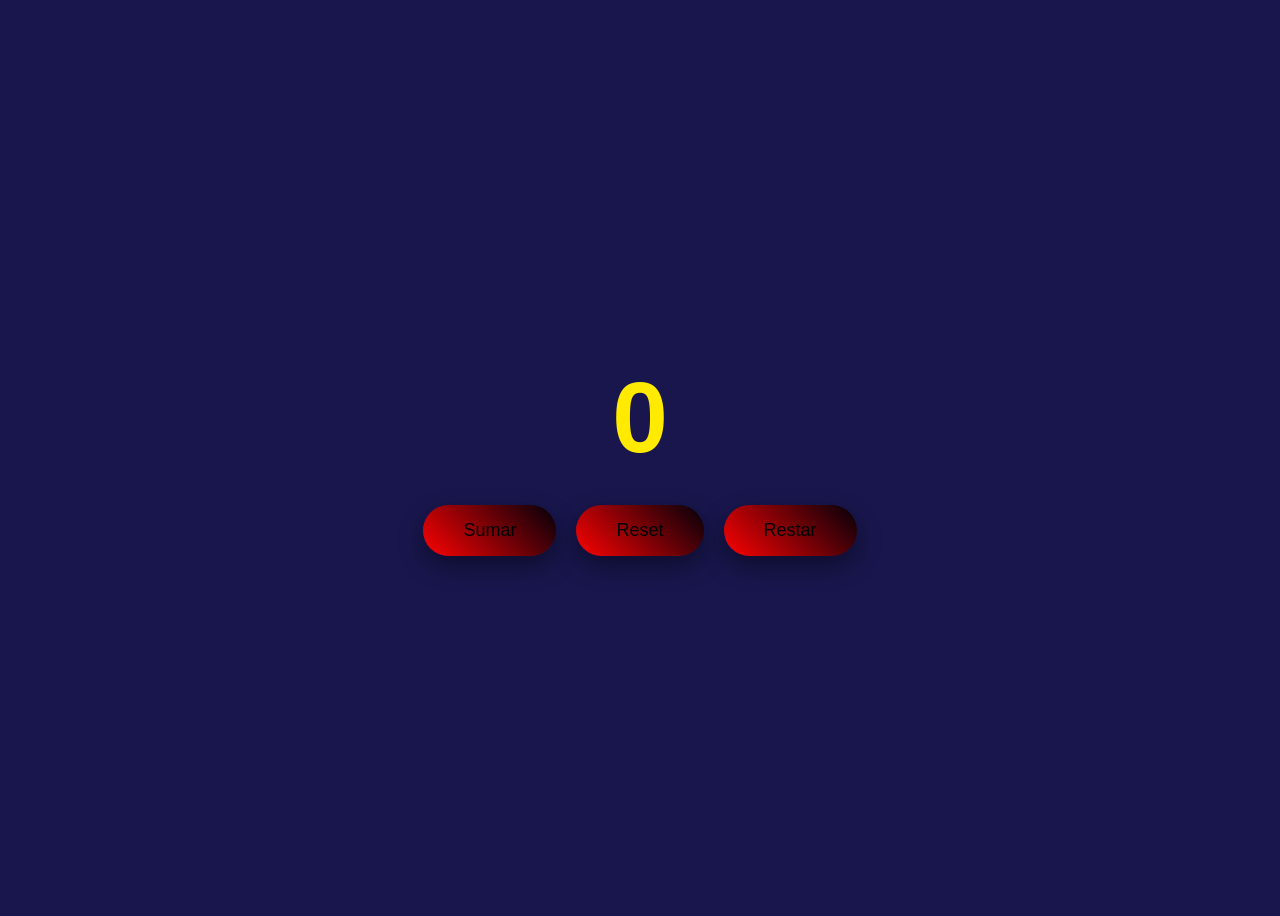
<file: clase3tup-resuelto/index.html>
<!DOCTYPE html>
<html lang="en">

<head>
    <meta charset="UTF-8">
    <meta name="viewport" content="width=device-width, initial-scale=1.0">
    <title>Contador</title>
    <link rel="stylesheet" href="styles-js.css">

    <script>
        document.addEventListener("DOMContentLoaded", function () {
            let contador = 0;
            const numero = document.querySelector("h1");

            function cambiaValor() {
                numero.innerHTML = contador;

                // Reinicia animación
                numero.classList.remove("animar");
                void numero.offsetWidth; // hack para reiniciar animación
                numero.classList.add("animar");
            }

            function sumar() {
                contador += 1;
                cambiaValor();
            }

            function resta() {
                contador -= 1;
                cambiaValor();
            }

            document.querySelector("#suma").addEventListener("click", sumar);
            document.querySelector("#resta").addEventListener("click", resta);
            document.querySelector("#reset").addEventListener("click", () => {
                contador = 0;
                cambiaValor();
            });
        });
    </script>
</head>

<body>

    <div class="contenedor">
        <h1>0</h1>

        <div class="botones">
            <button class="boton" id="suma">Sumar</button>
            <button class="boton" id="reset">Reset</button>
            <button class="boton" id="resta">Restar</button>
        </div>
    </div>

</body>

</html>
</file>
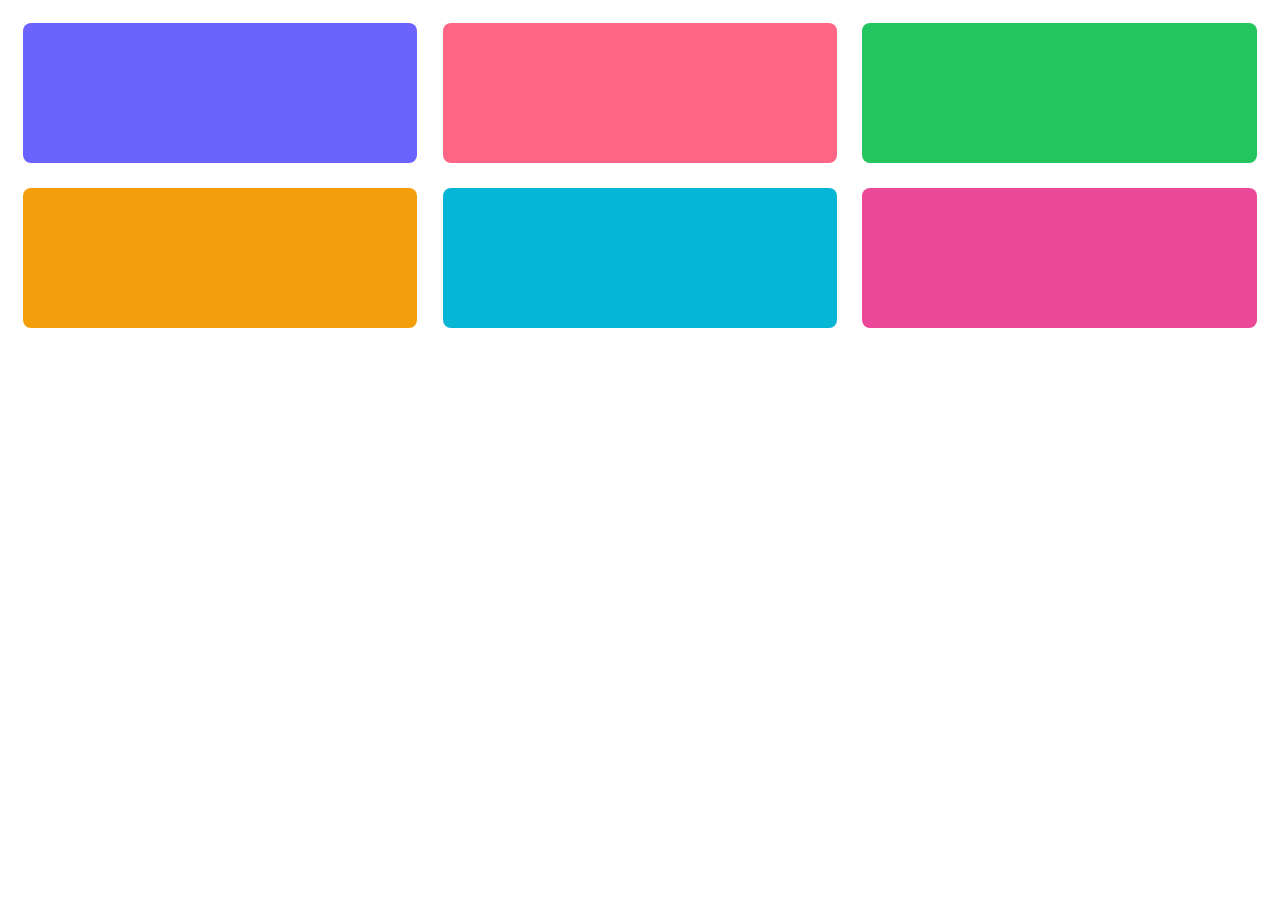
<file: Seccion 1/Ejercicio3/index.html>
<!DOCTYPE html>
<html lang="es">
<head>
  <meta charset="UTF-8">
  <title>Ejercicio 1.3</title>
  <link rel="stylesheet" href="style.css">
</head>
<body>

<div class="grid-cards">
  <div class="card bg-violet"></div>
  <div class="card bg-red"></div>
  <div class="card bg-green"></div>
  <div class="card bg-yellow"></div>
  <div class="card bg-cyan"></div>
  <div class="card bg-pink"></div>
</div>

</body>
</html>
</file>
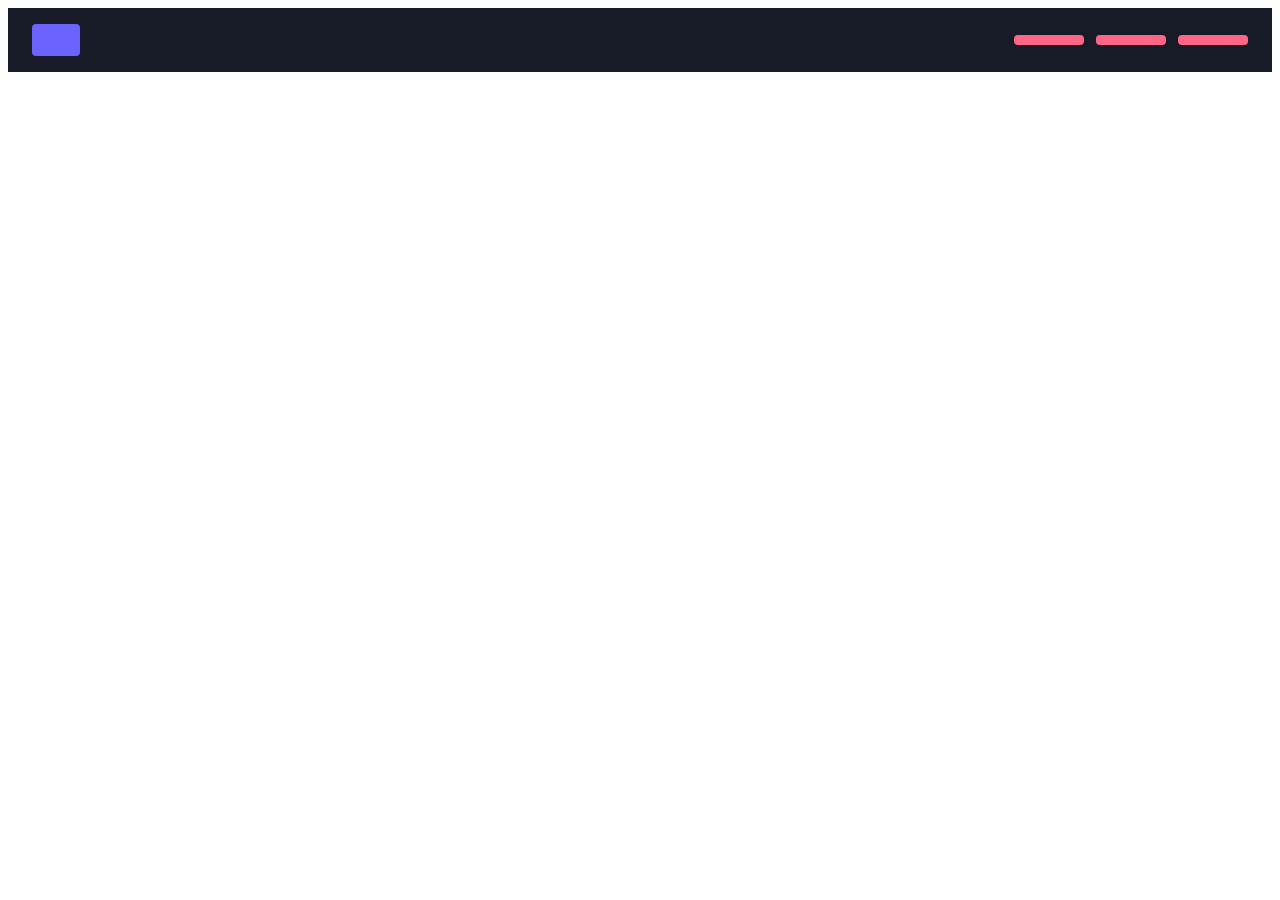
<file: Seccion 2/EJERCICIO 1/index.html>
<!DOCTYPE html>
<html lang="es">
<head>
  <meta charset="UTF-8">
  <title>Navbar</title>
  <link rel="stylesheet" href="styles.css">
</head>
<body>

  <nav class="navbar">
    <div class="logo"></div>

    <div class="links-group">
      <div class="link"></div>
      <div class="link"></div>
      <div class="link"></div>
    </div>
  </nav>

</body>
</html>
</file>
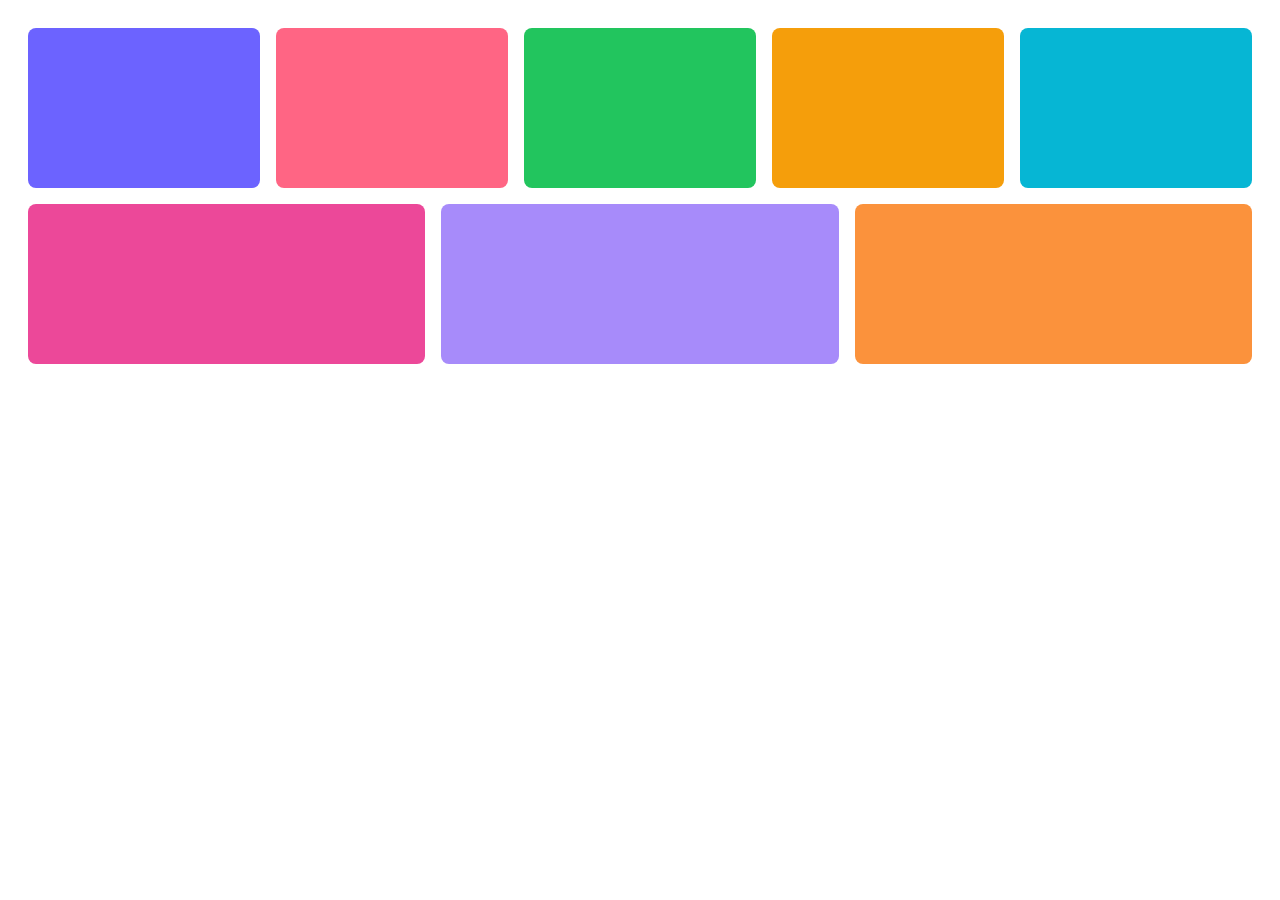
<file: Seccion 2/EJERCICIO 3/index.html>
<!DOCTYPE html>
<html lang="es">
<head>
  <meta charset="UTF-8">
  <title>Cards Responsive</title>
  <link rel="stylesheet" href="styles.css">
</head>
<body>

<div class="auto-grid">
  <div class="card c1"></div>
  <div class="card c2"></div>
  <div class="card c3"></div>
  <div class="card c4"></div>
  <div class="card c5"></div>
  <div class="card c6"></div>
  <div class="card c7"></div>
  <div class="card c8"></div>
</div>

</body>
</html>
</file>
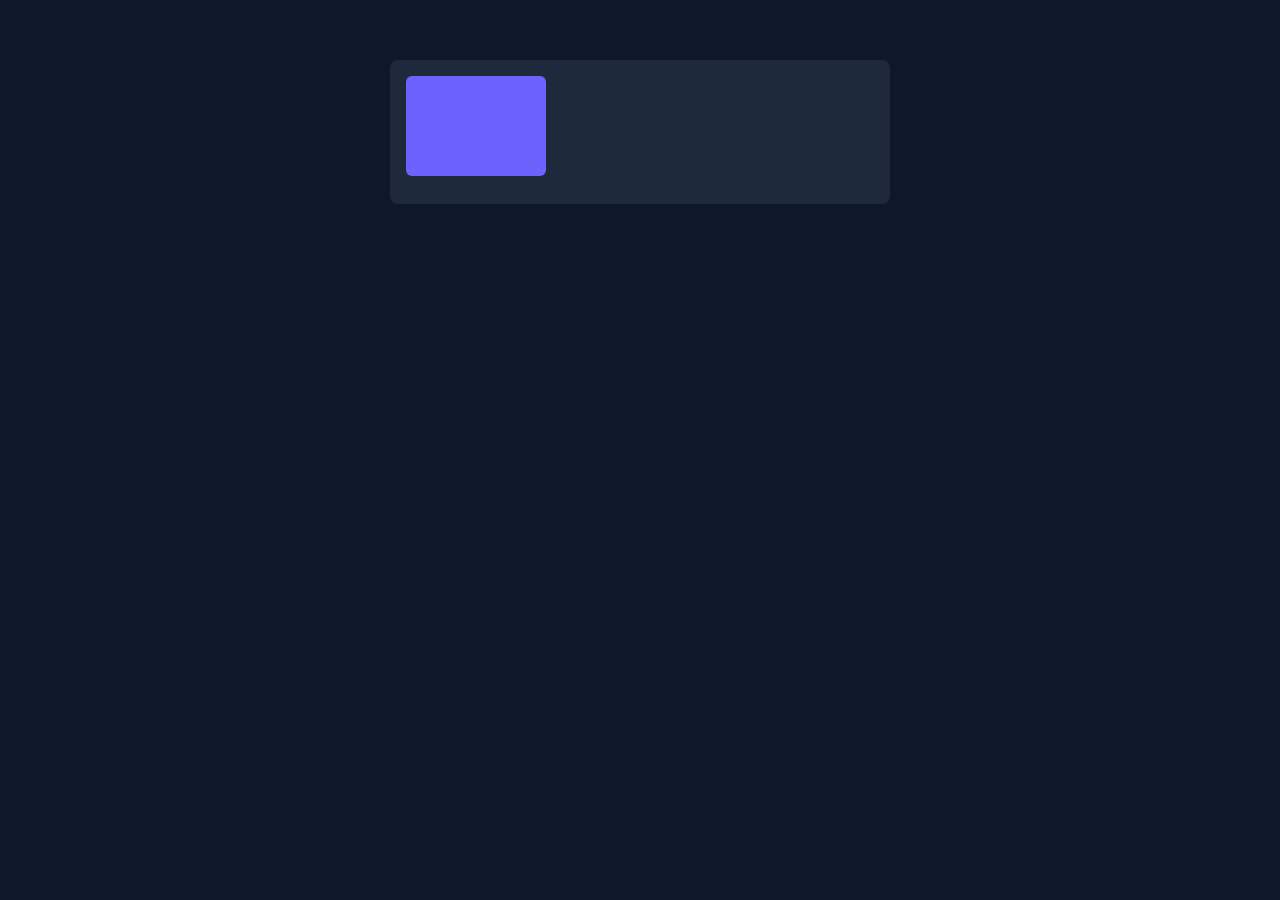
<file: Seccion 2/EJERCICIO 4/index.html>
<!DOCTYPE html>
<html lang="es">
<head>
  <meta charset="UTF-8">
  <title>Container Query</title>
  <link rel="stylesheet" href="styles.css">
</head>
<body>

<div class="wrapper">
  
  <div class="feat-card">
    <div class="feat-thumb"></div>
    <div class="feat-content">
    </div>
  </div>

</div>

</body>
</html>
</file>
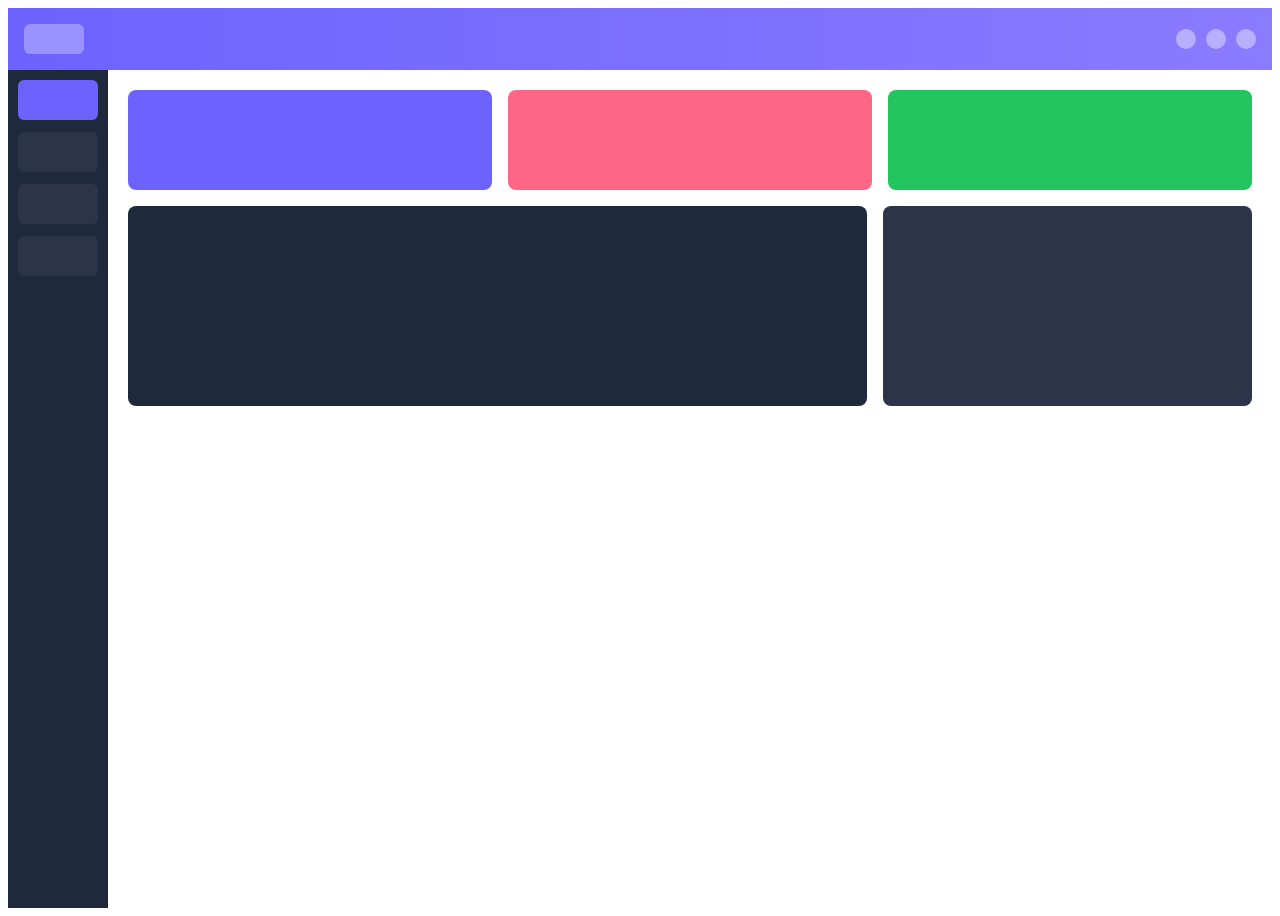
<file: Seccion 2/EJERCICIO 5/index.html>
<!DOCTYPE html>
<html lang="es">
<head>
  <meta charset="UTF-8">
  <title>Dashboard</title>
  <link rel="stylesheet" href="styles.css">
</head>
<body>

<div class="dashboard">

  <header class="header">
    <div class="logo"></div>

    <div class="header-actions">
      <div class="circle"></div>
      <div class="circle"></div>
      <div class="circle"></div>
    </div>
  </header>

  <div class="body">

    <aside class="sidebar">
      <div class="menu-item active"></div>
      <div class="menu-item"></div>
      <div class="menu-item"></div>
      <div class="menu-item"></div>
    </aside>

    <main class="main">

      <div class="top-cards">
        <div class="card purple"></div>
        <div class="card pink"></div>
        <div class="card green"></div>
      </div>

      <div class="bottom-cards">
        <div class="card large"></div>
        <div class="card side"></div>
      </div>

    </main>

  </div>

</div>

</body>
</html>
</file>
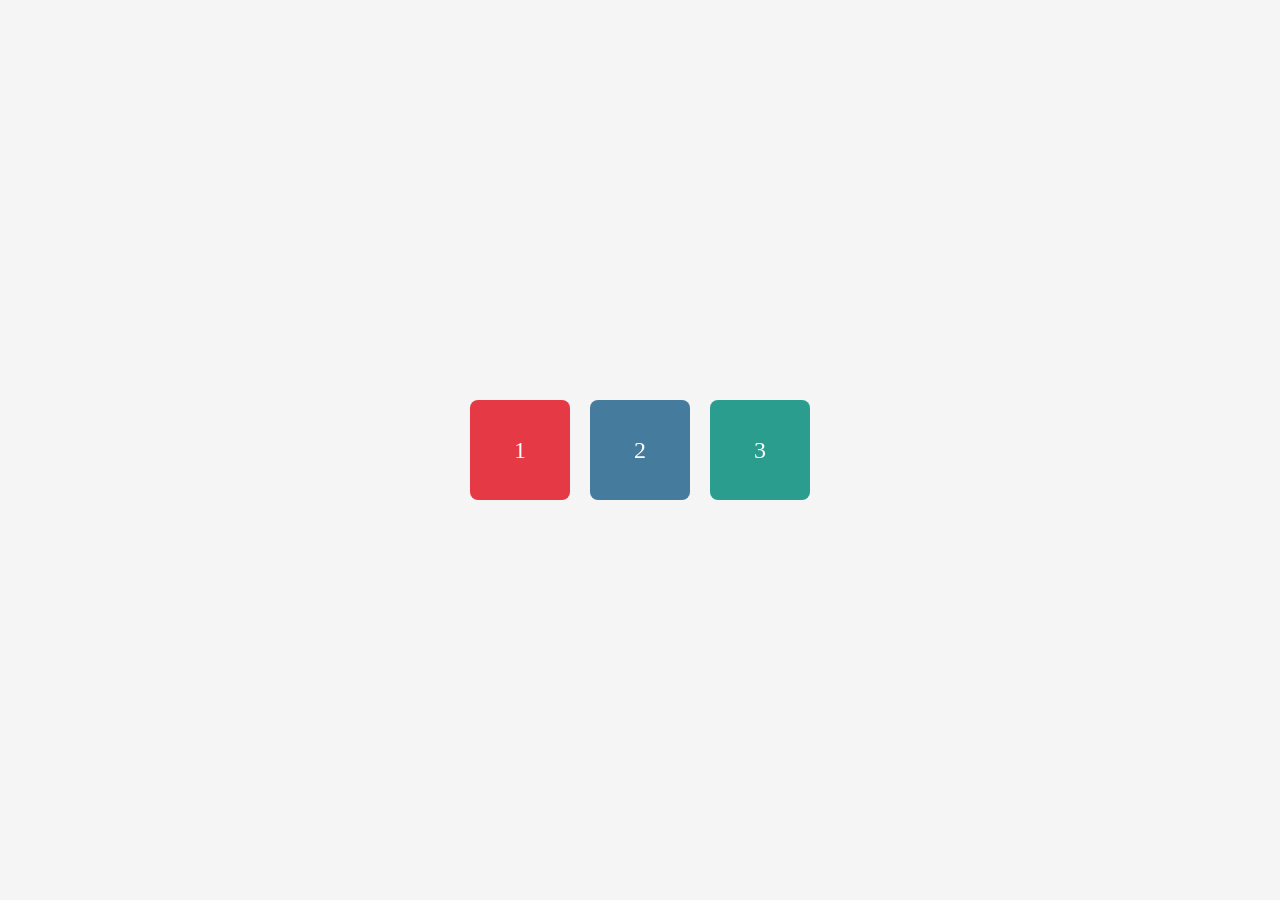
<file: T.P.Flexbox/Ejercicio 1/index.html>
<!DOCTYPE html>
<html lang="es">
<head>
    <meta charset="UTF-8">
    <title>Ejercicio 1</title>
    <link rel="stylesheet" href="styles.css">
</head>
<body>

<div class="contenedor">
    <div class="caja caja-1">1</div>
    <div class="caja caja-2">2</div>
    <div class="caja caja-3">3</div>
</div>

</body>
</html>
</file>
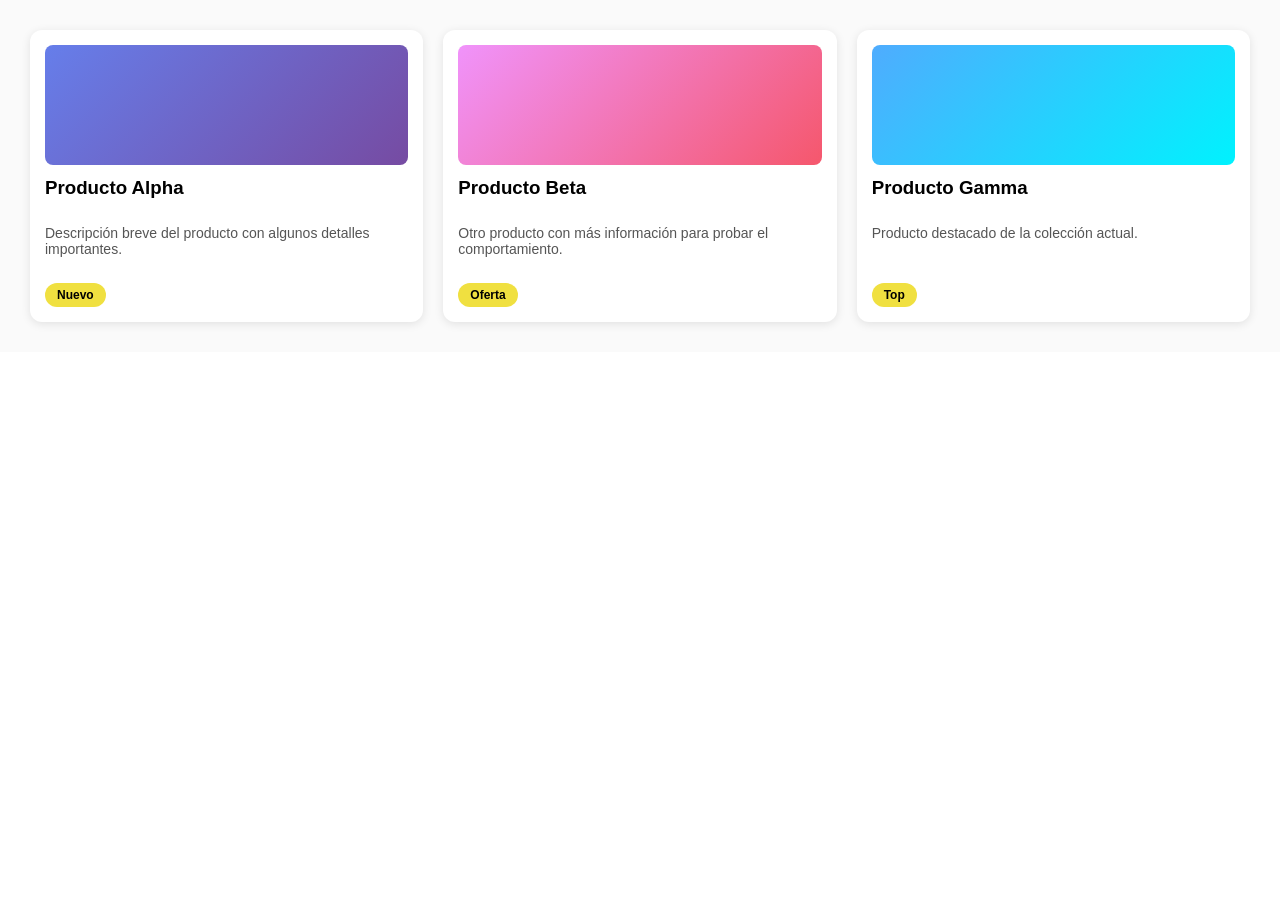
<file: T.P.Flexbox/Ejercicio 3/index.html>
<!DOCTYPE html>
<html lang="es">
<head>
    <meta charset="UTF-8">
    <title>Ejercicio 3 - Tarjetas</title>
    <link rel="stylesheet" href="styles.css">
</head>
<body>

<div class="grilla">

    <div class="tarjeta">
        <div class="tarjeta-img"></div>
        <h3 class="tarjeta-titulo">Producto Alpha</h3>
        <p class="tarjeta-texto">
            Descripción breve del producto con algunos detalles importantes.
        </p>
        <span class="tarjeta-etiqueta">Nuevo</span>
    </div>

    <div class="tarjeta">
        <div class="tarjeta-img img2"></div>
        <h3 class="tarjeta-titulo">Producto Beta</h3>
        <p class="tarjeta-texto">
            Otro producto con más información para probar el comportamiento.
        </p>
        <span class="tarjeta-etiqueta">Oferta</span>
    </div>

    <div class="tarjeta">
        <div class="tarjeta-img img3"></div>
        <h3 class="tarjeta-titulo">Producto Gamma</h3>
        <p class="tarjeta-texto">
            Producto destacado de la colección actual.
        </p>
        <span class="tarjeta-etiqueta">Top</span>
    </div>

</div>

</body>
</html>
</file>
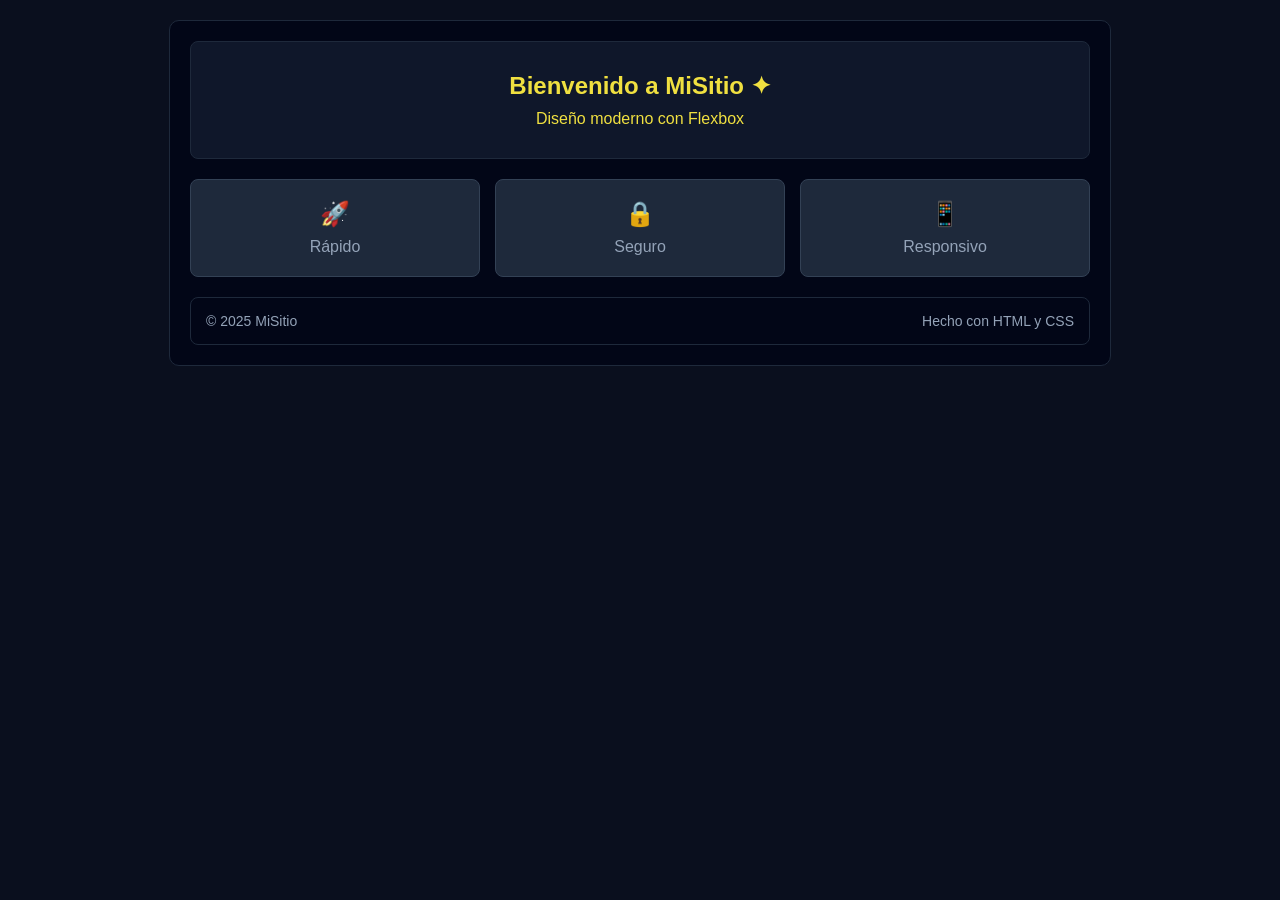
<file: T.P.Flexbox/Ejercicio 4/index.html>
<!DOCTYPE html>
<html lang="es">
<head>
    <meta charset="UTF-8">
    <title>Ejercicio 4 - Landing</title>
    <link rel="stylesheet" href="styles.css">
</head>
<body>

<div class="wrapper">
    <div class="container">

        <!-- HERO -->
        <section class="hero">
            <h1>Bienvenido a MiSitio ✦</h1>
            <p>Diseño moderno con Flexbox</p>
        </section>

        <!-- FEATURES -->
        <section class="features">
            <div class="feature-item">
                <div class="icon">🚀</div>
                <span>Rápido</span>
            </div>

            <div class="feature-item">
                <div class="icon">🔒</div>
                <span>Seguro</span>
            </div>

            <div class="feature-item">
                <div class="icon">📱</div>
                <span>Responsivo</span>
            </div>
        </section>

        <!-- FOOTER -->
        <footer class="footer">
            <span>© 2025 MiSitio</span>
            <span>Hecho con HTML y CSS</span>
        </footer>

    </div>
</div>

</body>
</html>
</file>
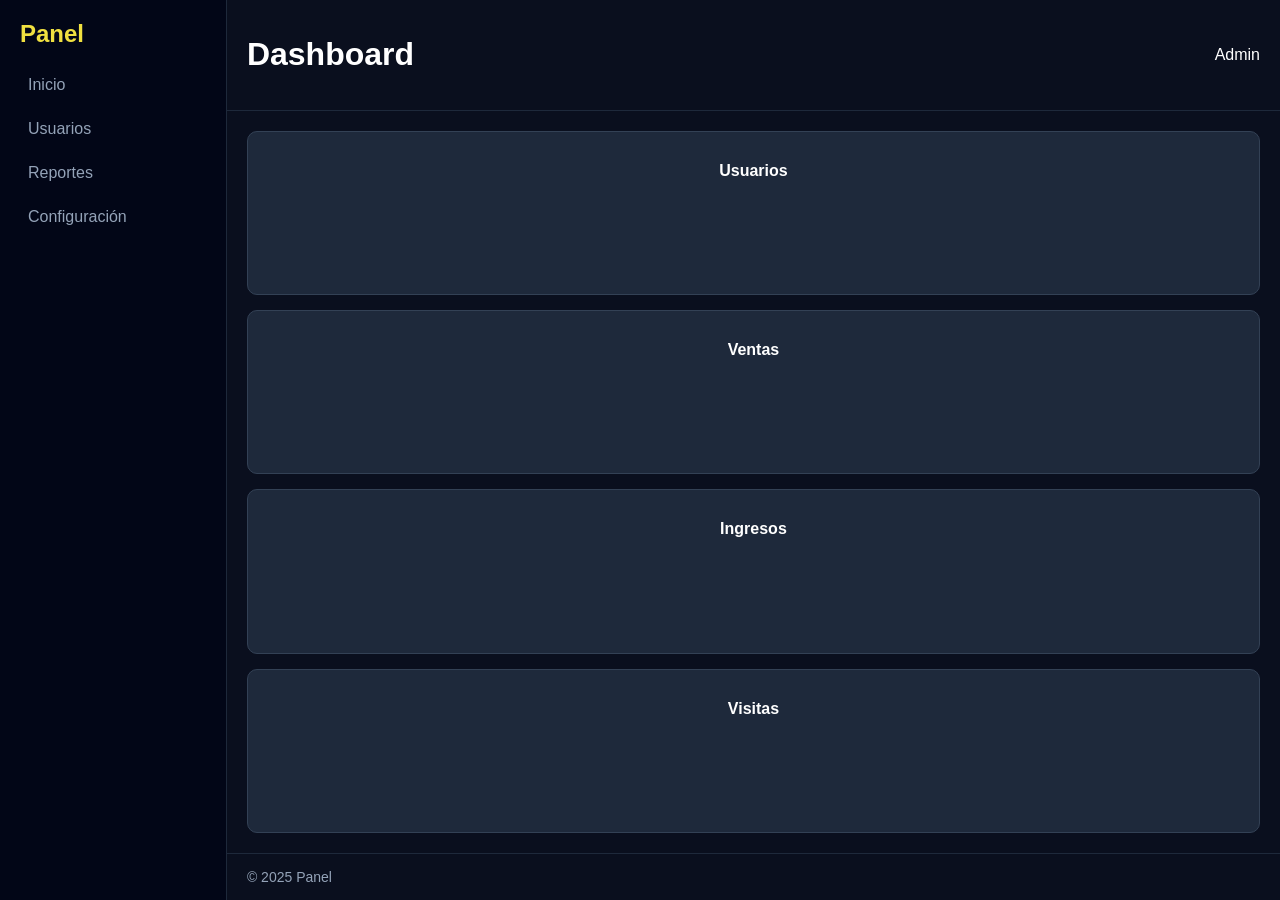
<file: T.P.Flexbox/Ejercicio 5/index.html>
<!DOCTYPE html>
<html lang="es">
<head>
    <meta charset="UTF-8">
    <title>Ejercicio 5 - Dashboard</title>
    <link rel="stylesheet" href="styles.css">
</head>
<body>

<div class="dashboard">

    <!-- SIDEBAR -->
    <aside class="sidebar">
        <h2>Panel</h2>
        <nav>
            <a href="#">Inicio</a>
            <a href="#">Usuarios</a>
            <a href="#">Reportes</a>
            <a href="#">Configuración</a>
        </nav>
    </aside>

    <!-- CONTENIDO -->
    <div class="main">

        <!-- HEADER -->
        <header class="header">
            <h1>Dashboard</h1>
            <span>Admin</span>
        </header>

        <!-- CARDS -->
        <section class="cards">
            <div class="card">Usuarios</div>
            <div class="card">Ventas</div>
            <div class="card">Ingresos</div>
            <div class="card">Visitas</div>
        </section>

        <!-- FOOTER -->
        <footer class="footer">
            <span>© 2025 Panel</span>
        </footer>

    </div>

</div>

</body>
</html>
</file>
<file: clase3tup-resuelto/styles-js.css>
body {
  background: #18164c;
  display: flex;
  justify-content: center;
  align-items: center;
  height: 100vh;
  font-family: Arial, sans-serif;
}

/* Contenedor vertical */
.contenedor {
  display: flex;
  flex-direction: column;
  align-items: center;
  gap: 30px;
}

/* Número grande */
h1 {
  font-size: 100px;
  color: rgb(255, 234, 0);
  margin: 0;
}

/* Animación */
.animar {
  animation: crecerDesaparecer 0.5s ease;
}

@keyframes crecerDesaparecer {
  0% {
    transform: scale(1);
    opacity: 1;
  }
  50% {
    transform: scale(1.5);
    opacity: 0.5;
  }
  100% {
    transform: scale(2);
    opacity: 0;
  }
}

/* Botones en fila */
.botones {
  display: flex;
  gap: 20px;
}

.boton {
  padding: 15px 40px;
  font-size: 18px;
  color: black;
  border: none;
  border-radius: 30px;
  cursor: pointer;

  background: linear-gradient(45deg, #fc0202, #01000a);
  box-shadow: 0 10px 25px rgba(0, 0, 0, 0.4);

  transition: all 0.3s ease;
}

.boton:hover {
  transform: scale(1.1);
  box-shadow: 0 15px 35px rgba(0,0,0,0.6);
  background: linear-gradient(45deg, #01000a, #fc0202);
}

.boton:active {
  transform: scale(0.95);
  box-shadow: 0 5px 15px rgba(0,0,0,0.3);
}
</file>
<file: Seccion 1/Ejercicio3/style.css>
* {
  box-sizing: border-box;
  margin: 0;
  padding: 0;
}

.grid-cards {
  font-size: 0; /* elimina espacios */
  padding: 10px;
}

.card {
  display: inline-block;
  width: 31.33%;
  margin: 1%;
  height: 140px;
  vertical-align: top;
  border-radius: 8px;
  font-size: 16px; /* restaurar */
}

/* Colores */
.bg-violet { background: #6c63ff; }
.bg-red    { background: #ff6584; }
.bg-green  { background: #22c55e; }
.bg-yellow { background: #f59e0b; }
.bg-cyan   { background: #06b6d4; }
.bg-pink   { background: #ec4899; }
</file>
<file: Seccion 2/EJERCICIO 1/styles.css>
.navbar {
  display: flex;
  flex-direction: column;
  align-items: center;
  gap: 12px;
  padding: 16px 24px;
  background: #161b27;
}

.links-group {
  display: flex;
  gap: 12px;
  flex-wrap: wrap;
  justify-content: center;
}

.logo {
  width: 48px;
  height: 32px;
  background: #6c63ff;
  border-radius: 4px;
}

.link {
  width: 70px;
  height: 10px;
  background: #ff6584;
  border-radius: 4px;
}

@media (min-width: 768px) {
  .navbar {
    flex-direction: row;
    justify-content: space-between;
    align-items: center;
  }
}
</file>
<file: Seccion 2/EJERCICIO 3/styles.css>
.auto-grid {
  display: flex;
  flex-wrap: wrap;
  gap: 16px;
  padding: 20px;
}

.card {
  flex: 1 1 220px;
  min-height: 160px;
  border-radius: 8px;
}

.c1 { background: #6c63ff; }
.c2 { background: #ff6584; }
.c3 { background: #22c55e; }
.c4 { background: #f59e0b; }
.c5 { background: #06b6d4; }
.c6 { background: #ec4899; }
.c7 { background: #a78bfa; }
.c8 { background: #fb923c; }
</file>
<file: Seccion 2/EJERCICIO 4/styles.css>
body {
  margin: 0;
  background: #0f172a;
  font-family: sans-serif;
}

.wrapper {
  max-width: 500px;
  margin: 40px auto;
  padding: 20px;
}

.feat-card {
  display: flex;
  flex-direction: column;
  gap: 12px;
  padding: 16px;
  border-radius: 8px;
  background: #1e293b;
  container-type: inline-size;
}

.feat-thumb {
  height: 120px;
  background: #6c63ff;
  border-radius: 6px;
}

.feat-content {
  color: white;
}

@container (min-width: 380px) {
  .feat-card {
    flex-direction: row;
    align-items: center;
  }

  .feat-thumb {
    width: 140px;
    height: 100px;
  }
}
</file>
<file: Seccion 2/EJERCICIO 5/styles.css>
.dashboard {
  display: flex;
  flex-direction: column;
  min-height: 100vh;
}


.header {
  display: flex;
  justify-content: space-between;
  align-items: center;
  padding: 16px;
  background: linear-gradient(90deg, #6c63ff, #8b7bff);
}

.logo {
  width: 60px;
  height: 30px;
  background: rgba(255,255,255,0.3);
  border-radius: 6px;
}

.header-actions {
  display: flex;
  gap: 10px;
}

.circle {
  width: 20px;
  height: 20px;
  border-radius: 50%;
  background: rgba(255,255,255,0.4);
}


.body {
  display: flex;
  flex: 1;
}


.sidebar {
  width: 80px;
  background: #1e293b;
  padding: 10px;
  display: flex;
  flex-direction: column;
  gap: 12px;
}

.menu-item {
  height: 40px;
  background: #2c344a;
  border-radius: 6px;
}

.menu-item.active {
  background: #6c63ff;
}


.main {
  flex: 1;
  padding: 20px;
}


.top-cards {
  display: flex;
  gap: 16px;
  margin-bottom: 16px;
}

.card {
  flex: 1;
  height: 100px;
  border-radius: 8px;
}


.purple { background: #6c63ff; }
.pink   { background: #ff6584; }
.green  { background: #22c55e; }


.bottom-cards {
  display: flex;
  gap: 16px;
}

.large {
  flex: 2;
  height: 200px;
  background: #1e293b;
}

.side {
  flex: 1;
  height: 200px;
  background: #2c344a;
}

@media (max-width: 768px) {
  .sidebar {
    display: none;
  }

  .top-cards {
    flex-direction: column;
  }

  .bottom-cards {
    flex-direction: column;
  }
}
</file>
<file: T.P.Flexbox/Ejercicio 1/styles.css>
body {
    margin: 0;
}

/* CONTENEDOR */
.contenedor {
    display: flex;
    justify-content: center;
    align-items: center;
    gap: 20px;
    height: 100vh;
    background-color: #f5f5f5;
}

/* CAJAS */
.caja {
    width: 100px;
    height: 100px;
    display: flex;
    justify-content: center;
    align-items: center;
    color: white;
    font-size: 24px;
    border-radius: 8px;
}

/* COLORES */
.caja-1 { background-color: #e63946; }
.caja-2 { background-color: #457b9d; }
.caja-3 { background-color: #2a9d8f; }
</file>
<file: T.P.Flexbox/Ejercicio 3/styles.css>
body {
    margin: 0;
    font-family: Arial, sans-serif;
}

/* CONTENEDOR */
.grilla {
    display: flex;
    gap: 20px;
    padding: 30px;
    background-color: #fafafa;
}

/* TARJETAS */
.tarjeta {
    flex: 1; /* todas ocupan el mismo ancho */
    display: flex;
    flex-direction: column;
    gap: 12px;
    background: white;
    padding: 15px;
    border-radius: 12px;
    box-shadow: 0 2px 10px rgba(0,0,0,0.1);
}

/* IMAGEN */
.tarjeta-img {
    height: 120px;
    border-radius: 8px;
    background: linear-gradient(135deg, #667eea, #764ba2);
}

.img2 {
    background: linear-gradient(135deg, #f093fb, #f5576c);
}

.img3 {
    background: linear-gradient(135deg, #4facfe, #00f2fe);
}

/* TEXTO */
.tarjeta-titulo {
    margin: 0;
}

.tarjeta-texto {
    flex-grow: 1; /* clave */
    color: #555;
    font-size: 14px;
}

/* ETIQUETA */
.tarjeta-etiqueta {
    align-self: flex-start;
    background: #f0e040;
    color: black;
    padding: 5px 12px;
    border-radius: 20px;
    font-size: 12px;
    font-weight: bold;
}
</file>
<file: T.P.Flexbox/Ejercicio 4/styles.css>
/* RESET */
body {
    margin: 0;
    font-family: Arial, sans-serif;
    background-color: #0a0f1e;
}

/* WRAPPER GENERAL */
.wrapper {
    display: flex;
    justify-content: center;
}

/* CONTENEDOR CENTRAL */
.container {
    width: 100%;
    max-width: 900px;
    margin: 20px;
    padding: 20px;
    border: 1px solid #1e293b;
    border-radius: 10px;
    background-color: #020617;
}

/* HERO */
.hero {
    display: flex;
    flex-direction: column;
    align-items: center;
    justify-content: center;
    gap: 10px;
    padding: 30px;
    border: 1px solid #1e293b;
    border-radius: 8px;
    background-color: #0f172a;
    text-align: center;
}

.hero h1 {
    margin: 0;
    color: #f0e040;
}

.hero p {
    margin: 0;
    color: #f0e040;
}

/* FEATURES */
.features {
    display: flex;
    gap: 15px;
    margin-top: 20px;
    flex-wrap: wrap;
}

/* TARJETAS */
.feature-item {
    flex: 1;
    min-width: 200px;
    display: flex;
    flex-direction: column;
    align-items: center;
    justify-content: center;
    gap: 10px;
    padding: 20px;
    border-radius: 8px;
    background-color: #1e293b;
    color: #94a3b8;
    border: 1px solid #334155;
    text-align: center;
}

/* ICONOS */
.icon {
    font-size: 24px;
}

/* FOOTER */
.footer {
    display: flex;
    justify-content: space-between;
    margin-top: 20px;
    padding: 15px;
    border: 1px solid #1e293b;
    border-radius: 8px;
    background-color: #020617;
    color: #94a3b8;
    font-size: 14px;
}
</file>
<file: T.P.Flexbox/Ejercicio 5/styles.css>
/* RESET */
body {
    margin: 0;
    font-family: Arial, sans-serif;
    background-color: #0a0f1e;
    color: white;
}

/* LAYOUT PRINCIPAL */
.dashboard {
    display: flex;
    min-height: 100vh;
}

/* SIDEBAR */
.sidebar {
    width: 200px;
    background-color: #020617;
    padding: 20px;
    display: flex;
    flex-direction: column;
    gap: 20px;
    border-right: 1px solid #1e293b;
}

.sidebar h2 {
    margin: 0;
    color: #f0e040;
}

.sidebar nav {
    display: flex;
    flex-direction: column;
    gap: 10px;
}

.sidebar a {
    text-decoration: none;
    color: #94a3b8;
    padding: 8px;
    border-radius: 5px;
    transition: 0.3s;
}

.sidebar a:hover {
    background-color: #1e293b;
    color: white;
}

/* CONTENIDO */
.main {
    display: flex;
    flex-direction: column;
    flex-grow: 1;
}

/* HEADER */
.header {
    display: flex;
    justify-content: space-between;
    align-items: center;
    padding: 15px 20px;
    border-bottom: 1px solid #1e293b;
}

/* CARDS */
.cards {
    display: flex;
    flex-wrap: wrap;
    gap: 15px;
    padding: 20px;
    flex-grow: 1;
}

/* CARD */
.card {
    flex: 1 1 calc(50% - 15px);
    min-width: 200px;
    padding: 30px;
    background-color: #1e293b;
    border-radius: 10px;
    text-align: center;
    font-weight: bold;
    border: 1px solid #334155;
}

/* FOOTER */
.footer {
    padding: 15px 20px;
    border-top: 1px solid #1e293b;
    font-size: 14px;
    color: #94a3b8;
}
</file>
